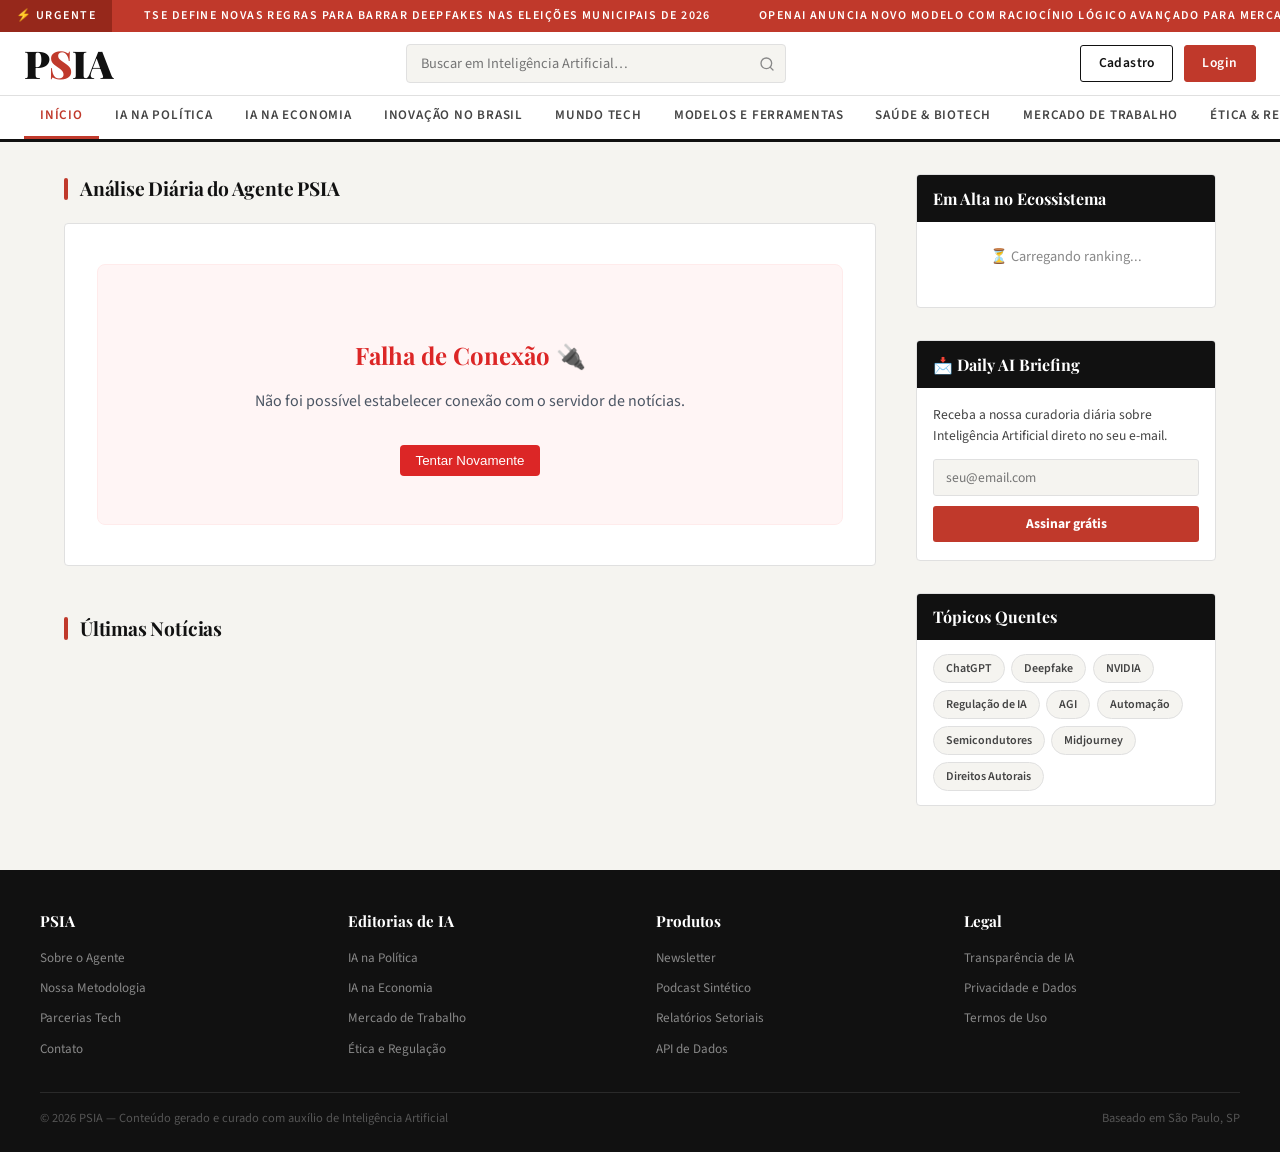
<file: index.html>
<!DOCTYPE html>
<html lang="pt-BR">
<head>
    <meta charset="UTF-8">
    <meta name="viewport" content="width=device-width, initial-scale=1.0">
    <title>PSIA — O Portal da Inteligência Artificial</title>
    <link rel="preconnect" href="https://fonts.googleapis.com">
    <link href="https://fonts.googleapis.com/css2?family=Playfair+Display:wght@700;900&family=Source+Sans+3:wght@400;600&display=swap" rel="stylesheet">
    <style>
        *, *::before, *::after { box-sizing: border-box; margin: 0; padding: 0; }

        :root {
            --red:       #c0392b;
            --red-dark:  #96281b;
            --ink:       #111111;
            --mid:       #444444;
            --muted:     #888888;
            --rule:      #e0e0e0;
            --bg:        #f5f4f0;
            --white:     #ffffff;
            --col-gap:   1.5rem;
        }

        body {
            font-family: 'Source Sans 3', sans-serif;
            background: var(--bg);
            color: var(--ink);
            font-size: 16px;
            line-height: 1.5;
        }

        a { color: inherit; text-decoration: none; }
        img { display: block; width: 100%; height: 100%; object-fit: cover; }

        /* ── BREAKING TAPE ── */
        .breaking-tape {
            background: var(--red);
            color: var(--white);
            font-size: .75rem;
            font-weight: 600;
            letter-spacing: .12em;
            text-transform: uppercase;
            display: flex;
            align-items: center;
            overflow: hidden;
            height: 32px;
        }
        .breaking-tape__label {
            background: var(--red-dark);
            padding: 0 1rem;
            height: 100%;
            display: flex;
            align-items: center;
            white-space: nowrap;
            flex-shrink: 0;
        }
        .breaking-tape__track {
            display: flex;
            gap: 3rem;
            animation: ticker 30s linear infinite;
            white-space: nowrap;
            padding-left: 2rem;
        }
        @keyframes ticker { from { transform: translateX(0) } to { transform: translateX(-50%) } }

        /* ── HEADER ── */
        .header {
            background: var(--white);
            border-bottom: 3px solid var(--ink);
        }
        .header__top {
            display: flex;
            align-items: center;
            justify-content: space-between;
            padding: .75rem 1.5rem;
            gap: 1rem;
            flex-wrap: wrap;
        }
        .header__brand {
            font-family: 'Playfair Display', serif;
            font-size: 2.4rem;
            font-weight: 900;
            letter-spacing: -.02em;
            color: var(--ink);
            line-height: 1;
        }
        .header__brand span { color: var(--red); }
        .header__search {
            flex: 1;
            max-width: 380px;
            position: relative;
        }
        .header__search input {
            width: 100%;
            border: 1.5px solid var(--rule);
            border-radius: 4px;
            padding: .5rem 2.4rem .5rem .85rem;
            font-size: .9rem;
            font-family: inherit;
            background: var(--bg);
            color: var(--ink);
            transition: border-color .2s;
        }
        .header__search input:focus { outline: none; border-color: var(--red); }
        .header__search svg {
            position: absolute; right: .7rem; top: 50%; transform: translateY(-50%);
            width: 16px; height: 16px; stroke: var(--muted); fill: none;
            pointer-events: none;
        }
        .header__actions { display: flex; gap: .65rem; align-items: center; }
        .header__actions a, .header__actions button {
            padding: .45rem 1.1rem;
            border-radius: 3px;
            font-size: .85rem;
            font-weight: 600;
            letter-spacing: .03em;
            transition: background .2s, color .2s;
            cursor: pointer;
            font-family: inherit;
        }
        .btn-outline {
            border: 1.5px solid var(--ink);
            color: var(--ink);
            background: transparent;
        }
        .btn-outline:hover { background: var(--ink); color: var(--white); }
        .btn-solid {
            background: var(--red);
            color: var(--white);
            border: 1.5px solid var(--red);
        }
        .btn-solid:hover { background: var(--red-dark); border-color: var(--red-dark); }

        /* ── NAV ── */
        .nav {
            border-top: 1px solid var(--rule);
            overflow-x: auto;
            scrollbar-width: none;
        }
        .nav::-webkit-scrollbar { display: none; }
        .nav__inner {
            display: flex;
            padding: 0 1.5rem;
            gap: 0;
        }
        .nav__inner a {
            padding: .65rem 1rem;
            font-size: .82rem;
            font-weight: 600;
            letter-spacing: .06em;
            text-transform: uppercase;
            color: var(--mid);
            white-space: nowrap;
            border-bottom: 3px solid transparent;
            transition: color .15s, border-color .15s;
        }
        .nav__inner a:hover,
        .nav__inner a.active { color: var(--red); border-color: var(--red); }

        /* ── LAYOUT WRAPPER ── */
        .site-body {
            max-width: 1200px;
            margin: 0 auto;
            padding: 2rem 1.5rem;
            display: grid;
            grid-template-columns: 1fr 300px;
            gap: 2.5rem;
        }
        .main-content { min-width: 0; }

        /* ── SECTION LABEL ── */
        .section-label {
            display: flex;
            align-items: center;
            gap: .75rem;
            margin-bottom: 1.25rem;
        }
        .section-label__bar {
            width: 4px;
            height: 1.4em;
            background: var(--red);
            border-radius: 2px;
            flex-shrink: 0;
        }
        .section-label__text {
            font-family: 'Playfair Display', serif;
            font-size: 1.2rem;
            font-weight: 700;
            letter-spacing: -.01em;
        }

        /* ── CARD BASE (Destaque Principal) ── */
        .card {
            background: var(--white);
            border-radius: 4px;
            overflow: hidden;
            display: flex;
            flex-direction: column;
            transition: box-shadow .2s;
            border: 1px solid var(--rule);
        }
        .card:hover { box-shadow: 0 6px 24px rgba(0,0,0,.1); }

        /* Formatação extra para o conteúdo da IA */
        #conteudoNoticia h1, #conteudoNoticia h2, #conteudoNoticia h3 {
            font-family: 'Playfair Display', serif;
            color: var(--ink);
            margin-bottom: 1rem;
            margin-top: 1.5rem;
        }
        #conteudoNoticia p {
            margin-bottom: 1rem;
            color: var(--mid);
        }
        #conteudoNoticia ul {
            margin-bottom: 1rem;
            padding-left: 1.5rem;
            color: var(--mid);
        }

        /* ── GRID DE NOTÍCIAS (G1 STYLE) ── */
        .container-grid-noticias {
            display: grid;
            grid-template-columns: repeat(2, 1fr); /* 2 colunas */
            gap: 1.5rem;
        }
        .card-noticia {
            background: var(--white);
            border: 1px solid var(--rule);
            border-radius: 4px;
            overflow: hidden;
            display: flex;
            flex-direction: column;
            transition: box-shadow 0.2s;
        }
        .card-noticia:hover {
            box-shadow: 0 4px 12px rgba(0,0,0,0.1);
        }
        .img-noticia {
            width: 100%;
            height: 180px;
            object-fit: cover;
            border-bottom: 1px solid var(--rule);
        }
        .card-info {
            padding: 1.25rem;
            display: flex;
            flex-direction: column;
            flex-grow: 1;
        }
        .label-categoria {
            color: var(--red);
            font-size: 0.75rem;
            font-weight: 700;
            text-transform: uppercase;
            margin-bottom: 0.5rem;
            letter-spacing: 0.05em;
        }
        .card-info h3 {
            font-family: 'Playfair Display', serif;
            font-size: 1.2rem;
            color: var(--ink);
            margin-bottom: 0.5rem;
            line-height: 1.3;
        }
        .card-info p {
            font-size: 0.9rem;
            color: var(--mid);
            margin-bottom: 1.25rem;
            line-height: 1.4;
            display: -webkit-box;
            -webkit-line-clamp: 3;
            -webkit-box-orient: vertical;
            overflow: hidden;
            flex-grow: 1; 
        }
        .card-info small {
            font-size: 0.75rem;
            color: var(--muted);
            font-weight: 600;
        }

        /* ── SIDEBAR ── */
        .sidebar { display: flex; flex-direction: column; gap: 2rem; }

        .widget { background: var(--white); border: 1px solid var(--rule); border-radius: 4px; overflow: hidden; }
        .widget__head {
            padding: .7rem 1rem;
            background: var(--ink);
            color: var(--white);
            font-family: 'Playfair Display', serif;
            font-size: 1rem;
            font-weight: 700;
        }

        /* most read - BLINDADO CONTRA A IA */
        #maisLidas {
            padding: 0 1rem 1rem 1rem;
        }
        #maisLidas ol, #maisLidas ul {
            list-style: none;
            counter-reset: ranking-counter;
            padding: 0;
            margin: 0;
        }
        #maisLidas li {
            counter-increment: ranking-counter;
            display: flex;
            align-items: flex-start;
            gap: .75rem;
            padding: .75rem 0;
            border-bottom: 1px solid var(--rule);
            transition: background .15s;
        }
        #maisLidas li:last-child { border-bottom: none; }
        #maisLidas li:hover { background: var(--bg); }
        
        #maisLidas li::before {
            content: counter(ranking-counter);
            font-family: 'Playfair Display', serif;
            font-size: 1.6rem;
            font-weight: 900;
            color: var(--rule);
            line-height: 1;
            flex-shrink: 0;
            width: 28px;
            text-align: right;
            display: block;
        }
        
        #maisLidas li strong, #maisLidas li b, #maisLidas li h3, #maisLidas li h4 {
            display: block;
            font-size: .88rem; 
            font-weight: 600; 
            line-height: 1.35; 
            color: var(--ink);
            margin-bottom: 0.2rem;
        }
        #maisLidas li p, #maisLidas li em, #maisLidas li span {
            display: block;
            font-size: .72rem; 
            color: var(--muted); 
            margin: 0;
        }

        /* newsletter */
        .newsletter { padding: 1.1rem 1rem; }
        .newsletter p { font-size: .85rem; color: var(--mid); margin-bottom: .8rem; }
        .newsletter input {
            width: 100%;
            border: 1.5px solid var(--rule);
            border-radius: 3px;
            padding: .5rem .75rem;
            font-size: .85rem;
            font-family: inherit;
            background: var(--bg);
            margin-bottom: .6rem;
        }
        .newsletter input:focus { outline: none; border-color: var(--red); }
        .newsletter button {
            width: 100%;
            background: var(--red);
            color: var(--white);
            border: none;
            padding: .55rem;
            border-radius: 3px;
            font-family: inherit;
            font-size: .85rem;
            font-weight: 700;
            cursor: pointer;
            transition: background .2s;
        }
        .newsletter button:hover { background: var(--red-dark); }

        /* topics */
        .topics { padding: .85rem 1rem; display: flex; flex-wrap: wrap; gap: .4rem; }
        .topic-tag {
            background: var(--bg);
            border: 1px solid var(--rule);
            border-radius: 30px;
            padding: .3rem .75rem;
            font-size: .75rem;
            font-weight: 600;
            color: var(--mid);
            transition: background .15s, color .15s, border-color .15s;
        }
        .topic-tag:hover { background: var(--red); color: var(--white); border-color: var(--red); }

        /* ── FOOTER ── */
        .footer {
            background: var(--ink);
            color: #aaa;
            padding: 2.5rem 1.5rem 1.5rem;
            margin-top: 2rem;
        }
        .footer__grid {
            max-width: 1200px;
            margin: 0 auto;
            display: grid;
            grid-template-columns: repeat(4, 1fr);
            gap: 2rem;
            margin-bottom: 2rem;
        }
        .footer__col h4 {
            color: var(--white);
            font-family: 'Playfair Display', serif;
            font-size: .95rem;
            margin-bottom: .75rem;
        }
        .footer__col ul { list-style: none; display: flex; flex-direction: column; gap: .4rem; }
        .footer__col ul a { font-size: .82rem; color: #888; transition: color .15s; }
        .footer__col ul a:hover { color: var(--white); }
        .footer__bottom {
            max-width: 1200px;
            margin: 0 auto;
            border-top: 1px solid #2a2a2a;
            padding-top: 1rem;
            display: flex;
            justify-content: space-between;
            align-items: center;
            flex-wrap: wrap;
            gap: .5rem;
            font-size: .78rem;
            color: #555;
        }

        /* ── RESPONSIVE ── */
        @media (max-width: 1024px) {
            .site-body { grid-template-columns: 1fr; }
            .sidebar { display: grid; grid-template-columns: 1fr 1fr; }
        }
        @media (max-width: 768px) {
            .header__top { flex-wrap: wrap; gap: .75rem; }
            .header__search { max-width: 100%; order: 3; flex-basis: 100%; }
            .header__brand { font-size: 2rem; }
            .sidebar { grid-template-columns: 1fr; }
            .footer__grid { grid-template-columns: 1fr 1fr; }
        }
        @media (max-width: 600px) {
            .container-grid-noticias { grid-template-columns: 1fr; }
        }
        @media (max-width: 480px) {
            .footer__grid { grid-template-columns: 1fr; }
            .nav__inner { gap: 0; }
            .nav__inner a { padding: .6rem .75rem; }
        }
    </style>
</head>
<body>

<div class="breaking-tape">
    <span class="breaking-tape__label">⚡ Urgente</span>
    <div class="breaking-tape__track" id="breakingNews">
        <span>TSE define novas regras para barrar deepfakes nas eleições municipais de 2026</span>
        <span>OpenAI anuncia novo modelo com raciocínio lógico avançado para mercado financeiro</span>
        <span>Startup de IA na saúde recebe aporte de R$ 50 mi para prever surtos de dengue</span>
        <span>Bolsas globais operam em alta puxadas por resultados de gigantes de chips neurais</span>
        <span>Parlamento Europeu aplica primeira multa baseada na nova Lei de Inteligência Artificial</span>
    </div>
</div>

<header class="header">
    <div class="header__top">
        <a href="/" class="header__brand">P<span>S</span>IA</a>
        <div class="header__search">
            <input type="text" placeholder="Buscar em Inteligência Artificial…">
            <svg viewBox="0 0 24 24" stroke-width="2" stroke-linecap="round" stroke-linejoin="round">
                <circle cx="11" cy="11" r="8"/><line x1="21" y1="21" x2="16.65" y2="16.65"/>
            </svg>
        </div>
        
        <div class="header__actions" id="headerActions">
            <a href="/cadastro.html" class="btn-outline">Cadastro</a>
            <a href="/login.html" class="btn-solid">Login</a>
        </div>
        
    </div>
    <nav class="nav">
        <div class="nav__inner">
            <a href="#" class="active">Início</a>
            <a href="#">IA na Política</a>
            <a href="#">IA na Economia</a>
            <a href="#">Inovação no Brasil</a>
            <a href="#">Mundo Tech</a>
            <a href="#">Modelos e Ferramentas</a>
            <a href="#">Saúde & BioTech</a>
            <a href="#">Mercado de Trabalho</a>
            <a href="#">Ética & Regulação</a>
        </div>
    </nav>
</header>

<div class="site-body">
    <main class="main-content">

        <div class="section-label">
            <span class="section-label__bar"></span>
            <span class="section-label__text">Análise Diária do Agente PSIA</span>
        </div>

        <div class="card" style="padding: 2.5rem 2rem;">
            <div id="conteudoNoticia">
                <h2 style="font-family: 'Playfair Display', serif; color: var(--mid); text-align: center; margin: 2rem 0;">
                    ⏳ O Agente PSIA está compilando as novidades do mercado de IA...
                </h2>
            </div>
        </div>

        <div class="section-label" style="margin-top: 3rem;">
            <span class="section-label__bar"></span>
            <span class="section-label__text">Últimas Notícias</span>
        </div>
        
        <div id="gridNoticias" class="container-grid-noticias">
            </div>

    </main>

    <aside class="sidebar">

        <div class="widget">
            <div class="widget__head">Em Alta no Ecossistema</div>
            <div id="maisLidas">
                <p style="padding: 1.5rem 0; text-align: center; color: var(--muted); font-size: 0.9rem;">⏳ Carregando ranking...</p>
            </div>
        </div>

        <div class="widget">
            <div class="widget__head">📩 Daily AI Briefing</div>
            <div class="newsletter">
                <p>Receba a nossa curadoria diária sobre Inteligência Artificial direto no seu e-mail.</p>
                <input type="email" placeholder="seu@email.com">
                <button type="button">Assinar grátis</button>
            </div>
        </div>

        <div class="widget">
            <div class="widget__head">Tópicos Quentes</div>
            <div class="topics">
                <a href="#" class="topic-tag">ChatGPT</a>
                <a href="#" class="topic-tag">Deepfake</a>
                <a href="#" class="topic-tag">NVIDIA</a>
                <a href="#" class="topic-tag">Regulação de IA</a>
                <a href="#" class="topic-tag">AGI</a>
                <a href="#" class="topic-tag">Automação</a>
                <a href="#" class="topic-tag">Semicondutores</a>
                <a href="#" class="topic-tag">Midjourney</a>
                <a href="#" class="topic-tag">Direitos Autorais</a>
            </div>
        </div>

    </aside>
</div>

<footer class="footer">
    <div class="footer__grid">
        <div class="footer__col">
            <h4>PSIA</h4>
            <ul>
                <li><a href="#">Sobre o Agente</a></li>
                <li><a href="#">Nossa Metodologia</a></li>
                <li><a href="#">Parcerias Tech</a></li>
                <li><a href="#">Contato</a></li>
            </ul>
        </div>
        <div class="footer__col">
            <h4>Editorias de IA</h4>
            <ul>
                <li><a href="#">IA na Política</a></li>
                <li><a href="#">IA na Economia</a></li>
                <li><a href="#">Mercado de Trabalho</a></li>
                <li><a href="#">Ética e Regulação</a></li>
            </ul>
        </div>
        <div class="footer__col">
            <h4>Produtos</h4>
            <ul>
                <li><a href="#">Newsletter</a></li>
                <li><a href="#">Podcast Sintético</a></li>
                <li><a href="#">Relatórios Setoriais</a></li>
                <li><a href="#">API de Dados</a></li>
            </ul>
        </div>
        <div class="footer__col">
            <h4>Legal</h4>
            <ul>
                <li><a href="#">Transparência de IA</a></li>
                <li><a href="#">Privacidade e Dados</a></li>
                <li><a href="#">Termos de Uso</a></li>
            </ul>
        </div>
    </div>
    <div class="footer__bottom">
        <span>© 2026 PSIA — Conteúdo gerado e curado com auxílio de Inteligência Artificial</span>
        <span>Baseado em São Paulo, SP</span>
    </div>
</footer>

<script src="/js/noticias.js"></script>

</body>
</html>
</file>
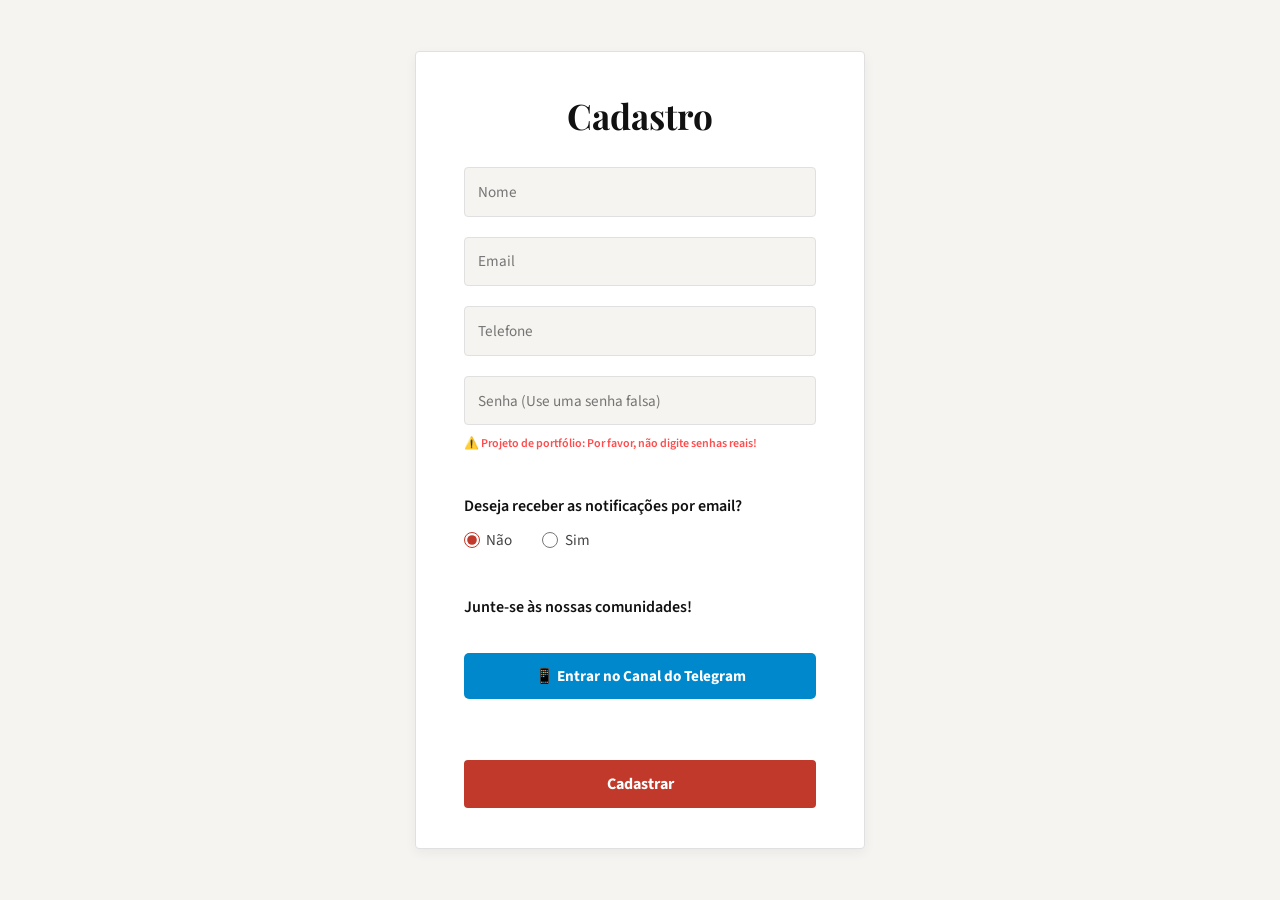
<file: cadastro.html>
<!DOCTYPE html>
<html lang="pt-BR">
<head>
    <meta charset="UTF-8">
    <meta name="viewport" content="width=device-width, initial-scale=1.0">
    <link rel="stylesheet" href="/css/cadastro.css">
    <title>Cadastro</title>
</head>
<body>
    <div class="container">
        <h1>Cadastro</h1>
        
        <input type="text" id="nome" placeholder="Nome">
        <input type="email" id="novoEmail" placeholder="Email">
        <input type="text" id="telefone" placeholder="Telefone">
        
        <input type="password" id="novaSenha" placeholder="Senha (Use uma senha falsa)">
        <small style="color: #ff4d4d; display: block; margin-top: -10px; margin-bottom: 15px; font-size: 12px;">
            ⚠️ Projeto de portfólio: Por favor, não digite senhas reais!
        </small>

        <h4>Deseja receber as notificações por email?</h4>
        <section>
            <div>
                <input type="radio" id="naoNotifEmail" name="notifEmail" value="Não" checked>
                <label for="naoNotifEmail">Não</label>
            </div>
            <div>
                <input type="radio" id="simNotifEmail" name="notifEmail" value="Sim">
                <label for="simNotifEmail">Sim</label>    
            </div>
        </section>

        <h4 style="margin-top: 25px; margin-bottom: 15px;">Junte-se às nossas comunidades!</h4>
        <div style="display: flex; flex-direction: column; gap: 10px; margin-bottom: 25px;">
            <a href="https://t.me/PSIA_noticias_ia" target="_blank" style="text-decoration: none; background-color: #0088cc; color: white; padding: 12px; border-radius: 5px; text-align: center; font-weight: bold;">
                📱 Entrar no Canal do Telegram
            </a>
        </div>

        <button type="button" id="btnCadastro">Cadastrar</button>
    </div>
    
    <script src="/js/cadastro.js"></script>
</body>
</html>
</file>
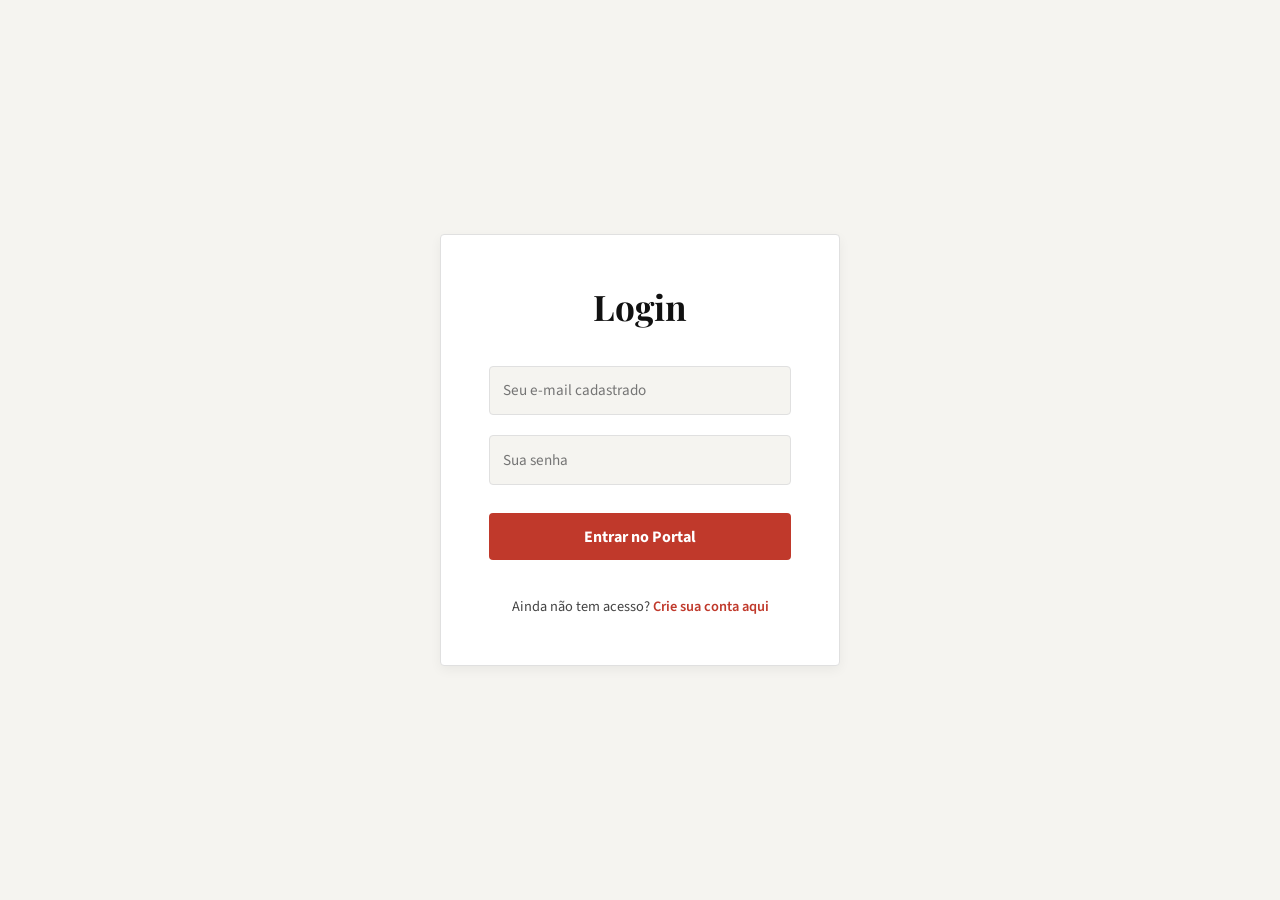
<file: login.html>
<!DOCTYPE html>
<html lang="pt-BR">
<head>
    <meta charset="UTF-8">
    <meta name="viewport" content="width=device-width, initial-scale=1.0">
    <link rel="stylesheet" href="/css/login.css">
    <title>Login — PSIA</title>
</head>
<body>
    <div class="container">
        <h1>Login</h1>
        
        <input type="email" id="email" placeholder="Seu e-mail cadastrado">
        <input type="password" id="senha" placeholder="Sua senha">
        
        <button type="button" id="btnLogin">Entrar no Portal</button>
        
        <p class="link-cadastro">Ainda não tem acesso? <a href="/cadastro.html">Crie sua conta aqui</a></p>
    </div>

    <script src="/js/login.js"></script>
</body>
</html>
</file>
<file: css/cadastro.css>
/* Importando as fontes do portal PSIA */
@import url('https://fonts.googleapis.com/css2?family=Playfair+Display:wght@700;900&family=Source+Sans+3:wght@400;600&display=swap');

:root {
    --red:       #c0392b;
    --red-dark:  #96281b;
    --ink:       #111111;
    --mid:       #444444;
    --muted:     #888888;
    --rule:      #e0e0e0;
    --bg:        #f5f4f0;
    --white:     #ffffff;
}

* {
    padding: 0;
    margin: 0;
    box-sizing: border-box;
}

body {
    font-family: 'Source Sans 3', sans-serif;
    background-color: var(--bg);
    color: var(--ink);
    display: flex;
    align-items: center; 
    justify-content: center; 
    min-height: 100vh;           
    padding: 2rem;
}

.container {
    background-color: var(--white);
    padding: 2.5rem 3rem;
    border-radius: 4px;
    border: 1px solid var(--rule);
    box-shadow: 0 4px 12px rgba(0,0,0,0.05);
    display: flex;
    flex-direction: column;
    gap: 1.25rem;
    width: 100%;
    max-width: 450px;
}

.container h1 {
    font-family: 'Playfair Display', serif;
    text-align: center;
    color: var(--ink);
    font-size: 2.2rem;
    margin-bottom: 0.5rem;
}

.container h4 {
    color: var(--ink);
    font-size: 1rem;
    font-weight: 600;
    margin-top: 0.5rem;
    margin-bottom: -0.5rem; /* Aproxima a pergunta das opções */
}

/* Estilo dos campos de texto igual à barra de pesquisa do index */
.container input[type="text"],
.container input[type="email"],
.container input[type="password"] {
    width: 100%;
    border: 1.5px solid var(--rule);
    border-radius: 4px;
    padding: 0.8rem;
    font-size: 0.95rem;
    font-family: inherit;
    background: var(--bg);
    color: var(--ink);
    transition: border-color 0.2s ease;
}

.container input:focus {
    outline: none;
    border-color: var(--red);
}

/* Estilo dos radio buttons */
section {
    display: flex;
    gap: 30px;
    color: var(--mid);
}

section div {
    display: flex;
    align-items: center;
    gap: 0.4rem;
}

section input[type="radio"] {
    accent-color: var(--red);
    cursor: pointer;
    width: 16px;
    height: 16px;
}

label {
    cursor: pointer;
    font-size: 0.95rem;
    color: var(--mid);
}

/* Botão principal de Cadastro no padrão PSIA */
button#btnCadastro {
    padding: 0.8rem;
    border-radius: 4px;
    border: none;
    background: var(--red);
    color: var(--white);
    font-size: 1rem;
    font-family: inherit;
    font-weight: 700;
    cursor: pointer;
    transition: background 0.2s ease;
    margin-top: 1rem;
}

button#btnCadastro:hover {
    background: var(--red-dark);
}

/* Ajustes para os botões do Telegram e Discord */
.container a {
    font-family: 'Source Sans 3', sans-serif;
    font-size: 0.95rem;
    transition: opacity 0.2s ease, transform 0.2s ease;
}

.container a:hover {
    opacity: 0.9;
    transform: translateY(-2px);
}

/* Mensagem de aviso do portfólio */
small {
    color: var(--red);
    font-weight: 600;
}
</file>
<file: css/login.css>
@import url('https://fonts.googleapis.com/css2?family=Playfair+Display:wght@700;900&family=Source+Sans+3:wght@400;600&display=swap');

:root {
    --red:       #c0392b;
    --red-dark:  #96281b;
    --ink:       #111111;
    --mid:       #444444;
    --rule:      #e0e0e0;
    --bg:        #f5f4f0;
    --white:     #ffffff;
}

* {
    padding: 0;
    margin: 0;
    box-sizing: border-box;
}

body {
    font-family: 'Source Sans 3', sans-serif;
    background-color: var(--bg);
    color: var(--ink);
    display: flex;
    align-items: center; 
    justify-content: center; 
    min-height: 100vh;           
    padding: 2rem;
}

.container {
    background-color: var(--white);
    padding: 3rem;
    border-radius: 4px;
    border: 1px solid var(--rule);
    box-shadow: 0 4px 12px rgba(0,0,0,0.05);
    display: flex;
    flex-direction: column;
    gap: 1.25rem;
    width: 100%;
    max-width: 400px;
}

.container h1 {
    font-family: 'Playfair Display', serif;
    text-align: center;
    color: var(--ink);
    font-size: 2.2rem;
    margin-bottom: 1rem;
}

.container input {
    width: 100%;
    border: 1.5px solid var(--rule);
    border-radius: 4px;
    padding: 0.8rem;
    font-size: 0.95rem;
    font-family: inherit;
    background: var(--bg);
    color: var(--ink);
    transition: border-color 0.2s ease;
}

.container input:focus {
    outline: none;
    border-color: var(--red);
}

button#btnLogin {
    padding: 0.8rem;
    border-radius: 4px;
    border: none;
    background: var(--red);
    color: var(--white);
    font-size: 1rem;
    font-family: inherit;
    font-weight: 700;
    cursor: pointer;
    transition: background 0.2s ease;
    margin-top: 0.5rem;
}

button#btnLogin:hover {
    background: var(--red-dark);
}

.link-cadastro {
    text-align: center;
    font-size: 0.9rem;
    color: var(--mid);
    margin-top: 1rem;
}

.link-cadastro a {
    color: var(--red);
    text-decoration: none;
    font-weight: 600;
    transition: color 0.2s ease;
}

.link-cadastro a:hover {
    color: var(--red-dark);
    text-decoration: underline;
}
</file>
